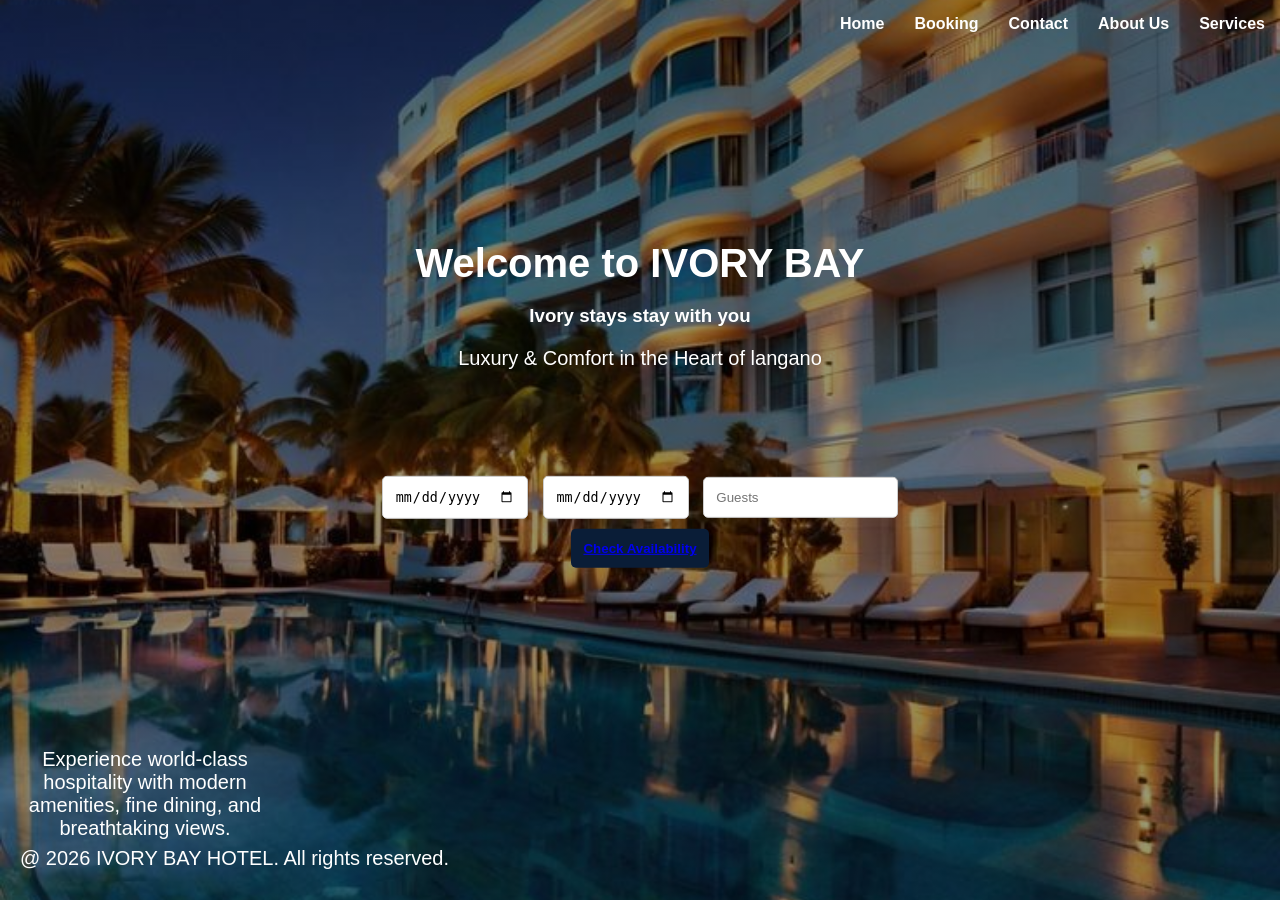
<file: index.html>
<!DOCTYPE html>
<html lang="en">
<head>
<meta charset="UTF-8">
<meta name="viewport" content="width=device-width, initial-scale=1.0">
<title>Ivory Bay | Stays with you</title>
<link rel="icon" type="image/png" href="images\Ivory_bay_logo.jpg">


<style>

  body {
  margin: 0;
  font-family: Arial, sans-serif;
  color: white;
}

.hero {
  height: 100vh;
  width: 100%;
  background:
  linear-gradient(rgba(0,0,0,0.4), rgba(0,0,0,0.4)),
  url("images/ritz-carlton.jpg.jpg");
  background-size: cover;
  background-position: center;
  background-repeat: no-repeat;
  position: relative;
  text-align: center;
}

nav {
  position: absolute;
  top: 0;
  right: 0;
  width: 100%;
  padding: 0;
  display: flex;
  justify-content: flex-end;
  align-items: center;
  z-index: 10;
  background: transparent;
}

nav a {
  text-decoration: none;
  color: white;
  margin: 15px;
  font-weight: bold;
}

nav a:hover {
  color: #D8B86A;
}

.logo {
  position: absolute;
  top: 10px;
  left: 20px;
  width: 45px;
  z-index: 11;
}

.hero-text {
  position: absolute;
  top: 35%;
  left: 50%;
  transform: translate(-50%, -50%);
}

.hero h2 {
  font-size: 40px;
  margin: 0;
}

.hero p {
  font-size: 20px;
}

.booking {
  position: absolute;
  top: 58%;
  left: 50%;
  transform: translate(-50%, -50%);
}

.booking input,
.booking button {
  padding: 12px;
  margin: 5px;
  border-radius: 5px;
  border: 1px solid #ccc;
}

.booking button {
  background: #0A1D37;
  color: white;
  border: none;
  cursor: pointer;
  font-weight: bold;
}

.booking button:hover {
  background-color: #264470;
  color: #E0E0E0;
}

#about {
  position: absolute;
  bottom: 40px;
  left: 20px;
  width: 250px;
}

footer {
  position: absolute;
  bottom: 10px;
  left: 20px;
  font-size: 14px;
}

@media (max-width: 768px) {
  
  nav {
  justify-content: center;
  flex-wrap: wrap;
}

  nav a {
  margin: 8px;
  font-size: 14px;
}

  .hero-text {
  top: 30%;
  width: 90%;
}

  .hero h2 {
  font-size: 26px;
}

  .hero p {
  font-size: 16px;
}

  .booking {
  top: 55%;
  width: 100%;
}

  .booking input,
  .booking button {
  width: 80%;
  max-width: 300px;
}

  #about {
  width: 90%;
  left: 5%;
  bottom: 70px;
}

  footer {
  left: 50%;
  transform: translateX(-50%);
  text-align: center;
  width: 100%;
}

  .logo {
  width: 35px;
}
}

</style>
</head>

<body>

<section class="hero">

  <nav>
    <a href="index.html">Home</a>
    <a href="booking_page.html">Booking</a>
    <a href="contact_us_page.html">Contact</a>
    <a href="about_us_page.html">About Us</a>
    <a href="service_page.html">Services</a>
  </nav>

  <div class="hero-text">
    <h2>Welcome to IVORY BAY</h2>
    <h3>Ivory stays stay with you</h3>
    <p>Luxury & Comfort in the Heart of langano</p>
  </div>

  <div class="booking">
    <form>
      <input type="date" required>
      <input type="date" required>
      <input type="number" placeholder="Guests" min="1" required>

      <button type="button">
        <a href="booking_page.html">Check Availability</a>
      </button>
    </form>
  </div>

  <section id="about">
    <p>Experience world-class hospitality with modern amenities, fine dining, and breathtaking views.</p>
  </section>

  <footer>
    <p>@ 2026 IVORY BAY HOTEL. All rights reserved.</p>
  </footer>

</section>

<!--Start of Tawk.to Script-->
<script type="text/javascript">
var Tawk_API=Tawk_API||{}, Tawk_LoadStart=new Date();
(function(){
var s1=document.createElement("script"),s0=document.getElementsByTagName("script")[0];
s1.async=true;
s1.src='https://embed.tawk.to/6a08e024cf689a1c314bbd35/1jopan3p9';
s1.charset='UTF-8';
s1.setAttribute('crossorigin','*');
s0.parentNode.insertBefore(s1,s0);
})();
</script>
<!--End of Tawk.to Script-->

</body>
</html>
</file>
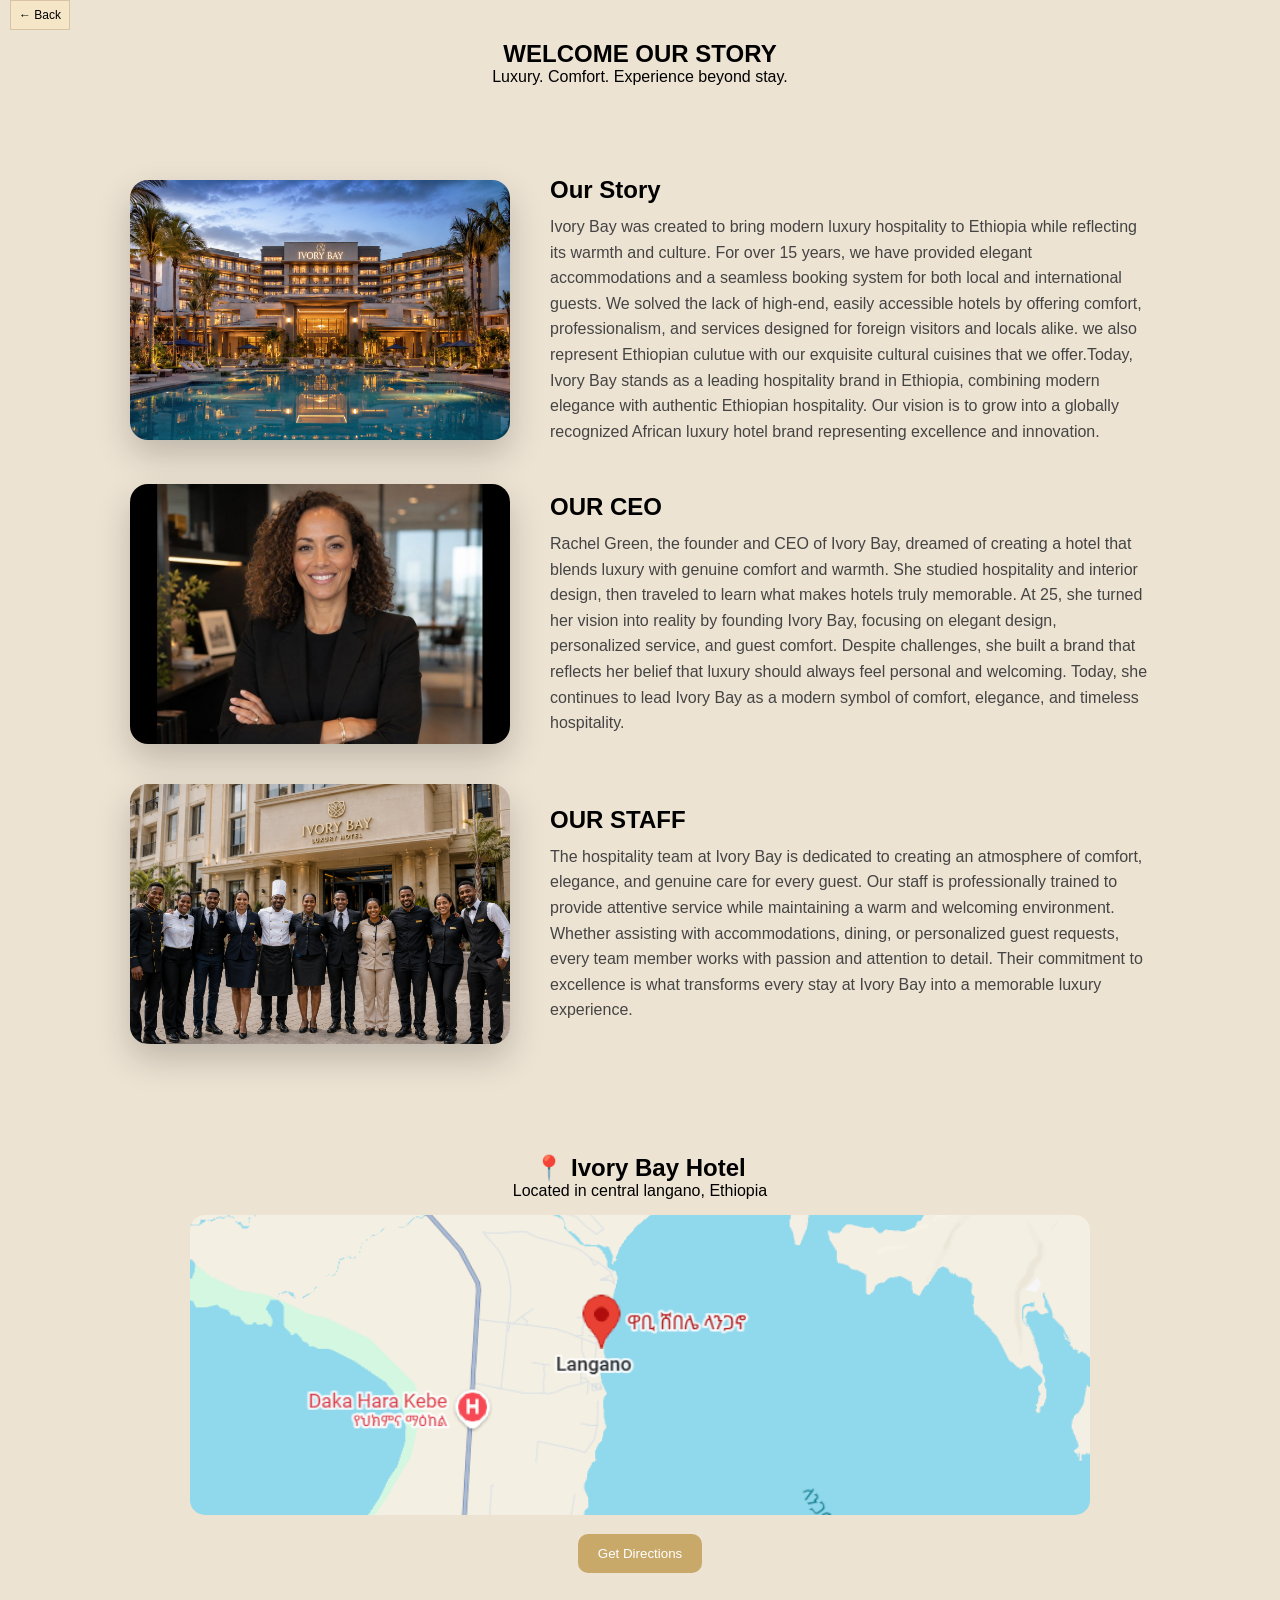
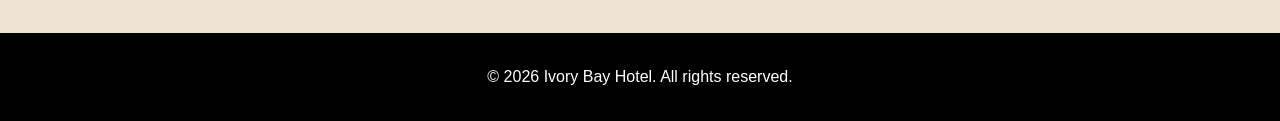
<file: about_us_page.html>
<!DOCTYPE html>
<html lang="en">
<head>
  <meta charset="UTF-8">
  <meta name="viewport" content="width=device-width, initial-scale=1.0">
  <title>Ivory Bay | About Us</title>
  <link rel="stylesheet" href="aboutus.css">
</head>

<body>

  <button class="back-btn" onclick="goBack()">← Back</button>

  <section class="hero">
    <h2>WELCOME OUR STORY</h2>
    <p>Luxury. Comfort. Experience beyond stay.</p>
  </section>

  <section class="about">

    <div class="about-row">
      <img src="images/hotel.png" alt="Hotel">
      <div class="about-text">
        <h3>Our Story</h3>
        <p>
          Ivory Bay was created to bring modern luxury hospitality to Ethiopia while reflecting its warmth and culture.
          For over 15 years, we have provided elegant accommodations and a seamless booking system for both local and international guests.
          We solved the lack of high-end, easily accessible hotels by offering comfort, professionalism, and services designed for foreign visitors and locals alike.
          we also represent Ethiopian culutue with our exquisite cultural cuisines that we offer.Today, Ivory Bay stands as a leading hospitality brand in Ethiopia, combining modern elegance with authentic Ethiopian hospitality.
          Our vision is to grow into a globally recognized African luxury hotel brand representing excellence and innovation.
        </p>
      </div>
    </div>

    <div class="about-row ">
      <img src="images/ceo.jpg" alt="CEO">
      <div class="about-text">
        <h3>OUR CEO</h3>
        <p>
          Rachel Green, the founder and CEO of Ivory Bay, dreamed of creating a hotel that blends luxury with genuine comfort and warmth.
          She studied hospitality and interior design, then traveled to learn what makes hotels truly memorable.
          At 25, she turned her vision into reality by founding Ivory Bay, focusing on elegant design, personalized service, and guest comfort.
          Despite challenges, she built a brand that reflects her belief that luxury should always feel personal and welcoming.
          Today, she continues to lead Ivory Bay as a modern symbol of comfort, elegance, and timeless hospitality.
        </p>
      </div>
    </div>

    <div class="about-row">
      <img src="images/staff pic.png" alt="STAFF">
      <div class="about-text">
        <h3>OUR STAFF</h3>
        <p>
          The hospitality team at Ivory Bay is dedicated to creating an atmosphere of comfort, elegance, and genuine care for every guest.
          Our staff is professionally trained to provide attentive service while maintaining a warm and welcoming environment.
          Whether assisting with accommodations, dining, or personalized guest requests, every team member works with passion and attention to detail.
          Their commitment to excellence is what transforms every stay at Ivory Bay into a memorable luxury experience.
        </p>
      </div>
    </div>

  </section>

  <section class="location">
    <h2>📍 Ivory Bay Hotel</h2>
    <p>Located in central langano, Ethiopia</p>

    <div class="map-image">
      <img src="images/location.png" />
    </div>

    <a href="https://www.google.com/maps/search/?api=1&query=central+langano" target="_blank">
      <button>Get Directions</button>
    </a>
  </section>

  <footer>
    <p>© 2026 Ivory Bay Hotel. All rights reserved.</p>
  </footer>

  <script>
    function goBack() {
    window.history.back();
  }
  </script>

  <!--Start of Tawk.to Script-->
<script type="text/javascript">
var Tawk_API=Tawk_API||{}, Tawk_LoadStart=new Date();
(function(){
var s1=document.createElement("script"),s0=document.getElementsByTagName("script")[0];
s1.async=true;
s1.src='https://embed.tawk.to/6a08e024cf689a1c314bbd35/1jopan3p9';
s1.charset='UTF-8';
s1.setAttribute('crossorigin','*');
s0.parentNode.insertBefore(s1,s0);
})();
</script>
<!--End of Tawk.to Script-->

</body>
</html>
</file>
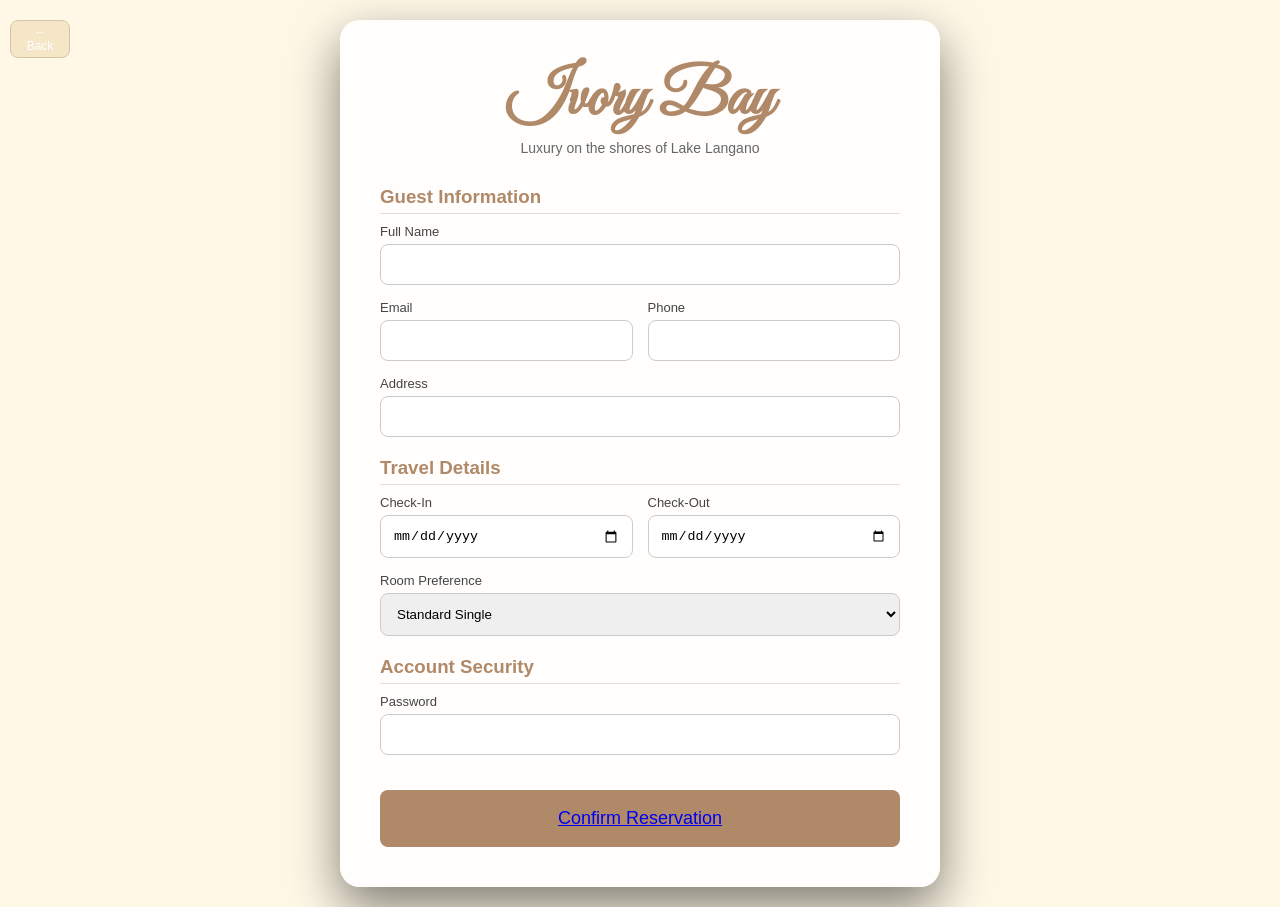
<file: booking_page.html>
<!DOCTYPE html>
<html>
<head>
<title>Ivory Bay - Booking</title>

<link href="https://fonts.googleapis.com/css2?family=Great+Vibes&family=Poppins&display=swap" rel="stylesheet">

<style>

*{
margin:0;
padding:0;
box-sizing:border-box;
}

body{
font-family:Poppins;
background:#fff8e7;
background-size:cover;
background-position:center;
min-height:100vh;
display:flex;
justify-content:center;
align-items:center;
padding:20px;
}

body {
  margin: 0;
  font-family: Arial, sans-serif;
  color: white;
}

.back-btn {
  position: fixed;
  left: 10px;
  right: 0px;
  top: 0px;
  width: 60px;
  height: 30px;
  background-color: #F5E6C8;
  border: 1px solid #d8c3a5;
  font-size: 12px;
  cursor: pointer;
  display: flex;
  align-items: center;
  justify-content: center;
}

.back-btn:hover {
  background-color: #e8d6b8;
}

.booking-container{
background:rgba(255,255,255,0.9);
padding:40px;
border-radius:20px;
width:100%;
max-width:600px;
box-shadow:0 20px 50px rgba(0,0,0,0.5);
}

header h1{
font-family:Great Vibes;
font-size:64px;
color:#b08968;
text-align:center;
}

header p{
text-align:center;
color:#666;
margin-bottom:30px;
font-size:14px;
}

h3{
color:#b08968;
margin:20px 0 10px 0;
border-bottom:1px solid #ddd;
padding-bottom:5px;
}

.input-row{
display:flex;
gap:15px;
}

.input-group{
flex:1;
margin-bottom:15px;
}

label{
display:block;
margin-bottom:5px;
color:#444;
font-size:13px;
}

input,select{
width:100%;
padding:12px;
border:1px solid #ccc;
border-radius:8px;
}

button{
width:100%;
padding:18px;
background:#b08968;
color:white;
border:none;
border-radius:8px;
font-size:18px;
cursor:pointer;
margin-top:20px;
}

button:hover{
background:#7f5539;
}

@media (max-width: 768px) {

body {
  padding: 10px;
}

.booking-container{
  padding: 20px;
  border-radius: 15px;
}

header h1{
  font-size: 40px;
}

header p{
  font-size: 12px;
}

.input-row{
  flex-direction: column;
  gap: 0;
}

input, select{
  font-size: 14px;
}

button{
  font-size: 16px;
  padding: 14px;
}

h3{
  font-size: 16px;
}
}

</style>
</head>

<body>

  <button class="back-btn" onclick="goBack()">← Back</button>

<div class="booking-container">

<header>
<h1>Ivory Bay</h1>
<p>Luxury on the shores of Lake Langano</p>
</header>

<form id="bookingForm">

<h3>Guest Information</h3>

<div class="input-group">
<label>Full Name</label>
<input type="text" id="name" required>
</div>

<div class="input-row">

<div class="input-group">
<label>Email</label>
<input type="email" id="email" required>
</div>

<div class="input-group">
<label>Phone</label>
<input type="text" id="phone" required>
</div>

</div>

<div class="input-group">
<label>Address</label>
<input type="text" id="address" required>
</div>

<h3>Travel Details</h3>

<div class="input-row">

<div class="input-group">
<label>Check-In</label>
<input type="date" required>
</div>

<div class="input-group">
<label>Check-Out</label>
<input type="date" required>
</div>

</div>

<div class="input-group">
<label>Room Preference</label>

<select>

    <optgroup label="Single">
        <option>Standard Single</option>
        <option>Premium Single</option>
    </optgroup>

    <optgroup label="Deluxe">
        <option>Executive Deluxe</option>
        <option>Family Deluxe</option>
        <option>Deluxe Premium</option>
    </optgroup>

    <optgroup label="Suite">
        <option>Presidential Suite</option>
        <option>Residential Suite</option>
        <option>Honeymoon Suite</option>
    </optgroup>

</select>

</div>

<h3>Account Security</h3>

<div class="input-group">
<label>Password</label>
<input type="password" id="password" required>
</div>

<button type="submit">
  <a href="service_page.html">Confirm Reservation</a>
</button>

</form>

</div>

<script>

var form = document.getElementById("bookingForm");

form.onsubmit = function(e){

e.preventDefault();

var name = document.getElementById("name").value;
var email = document.getElementById("email").value;
var phone = document.getElementById("phone").value;
var address = document.getElementById("address").value;
var password = document.getElementById("password").value;

if(name=="" || email=="" || phone=="" || address==""){
alert("Please fill all guest information");
return;
}

if(password.length<8){
alert("Password must be at least 8 characters");
return;
}

alert("Thank you "+name+"! Confirmation sent to "+email);

}
function goBack() {
window.history.back();
}
</script>

<!--Start of Tawk.to Script-->
<script type="text/javascript">
var Tawk_API=Tawk_API||{}, Tawk_LoadStart=new Date();
(function(){
var s1=document.createElement("script"),s0=document.getElementsByTagName("script")[0];
s1.async=true;
s1.src='https://embed.tawk.to/6a08e024cf689a1c314bbd35/1jopan3p9';
s1.charset='UTF-8';
s1.setAttribute('crossorigin','*');
s0.parentNode.insertBefore(s1,s0);
})();
</script>
<!--End of Tawk.to Script-->

</body>
</html>
</file>
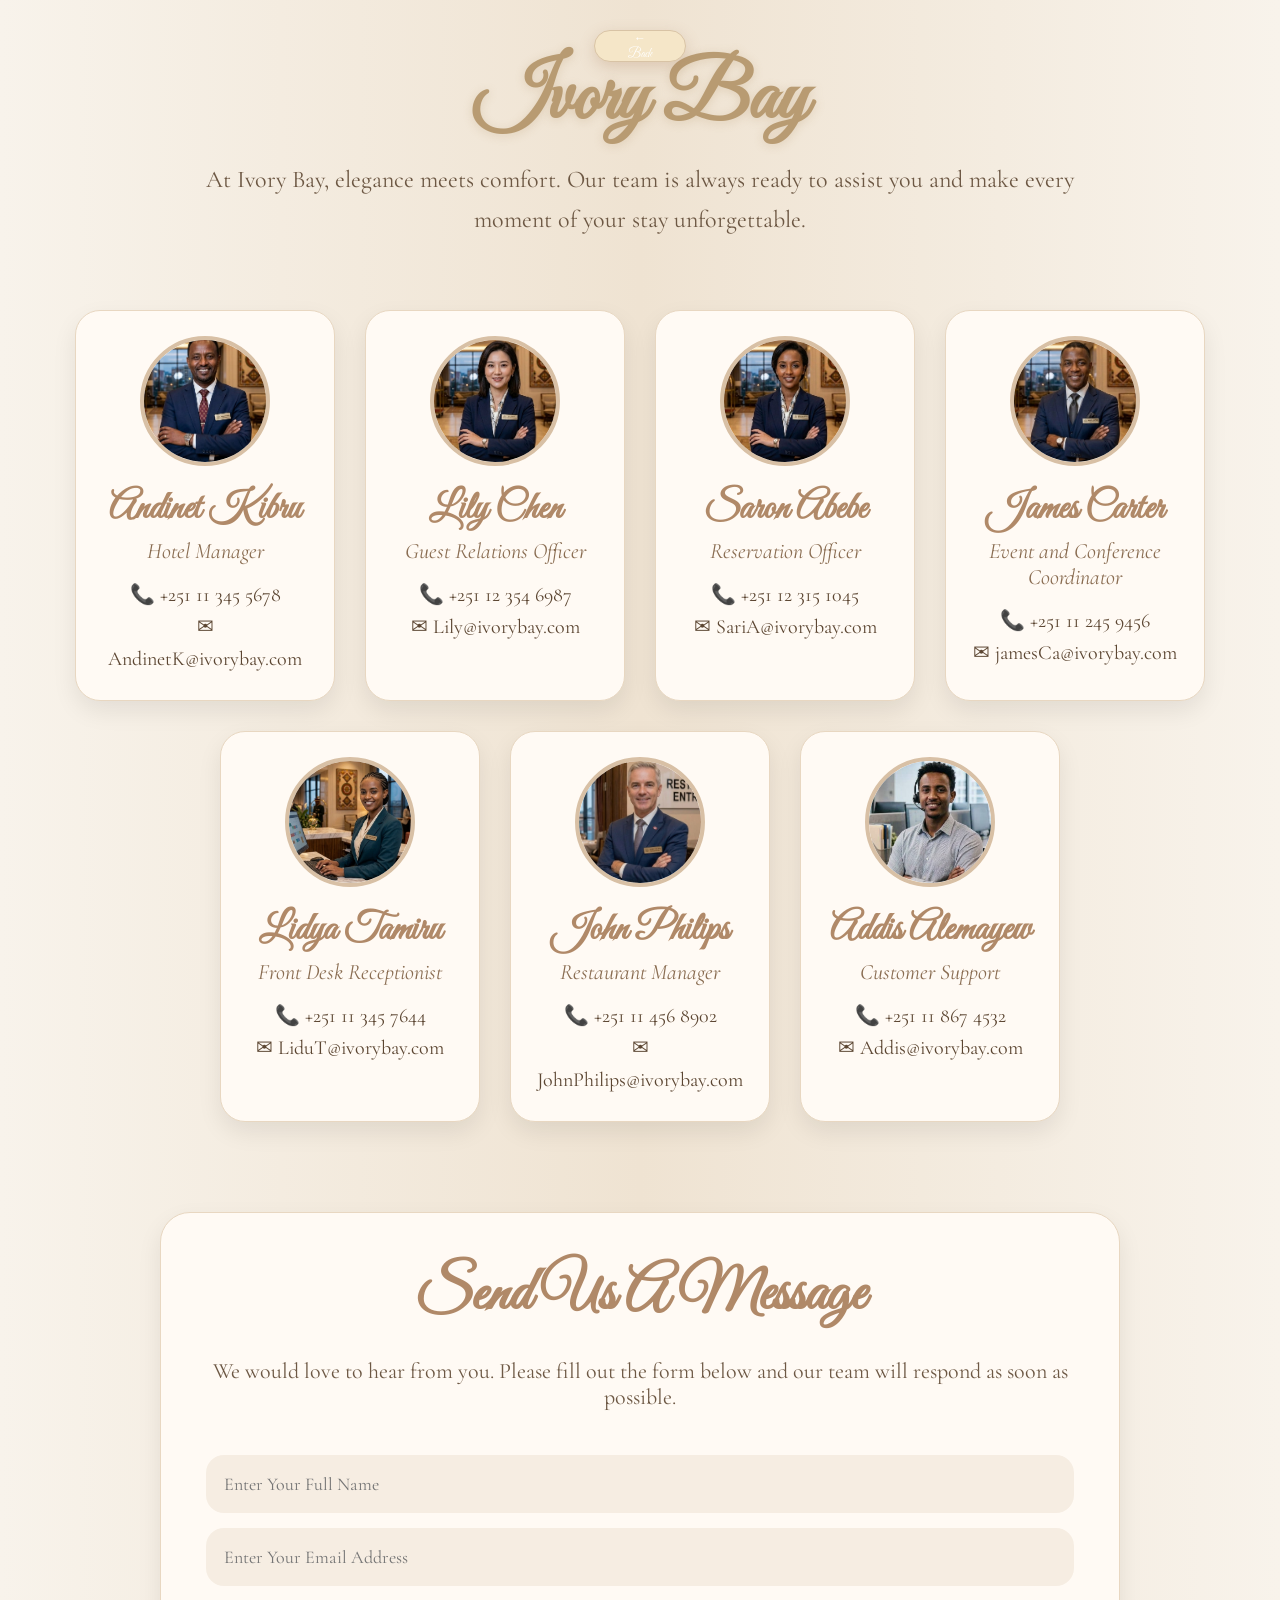
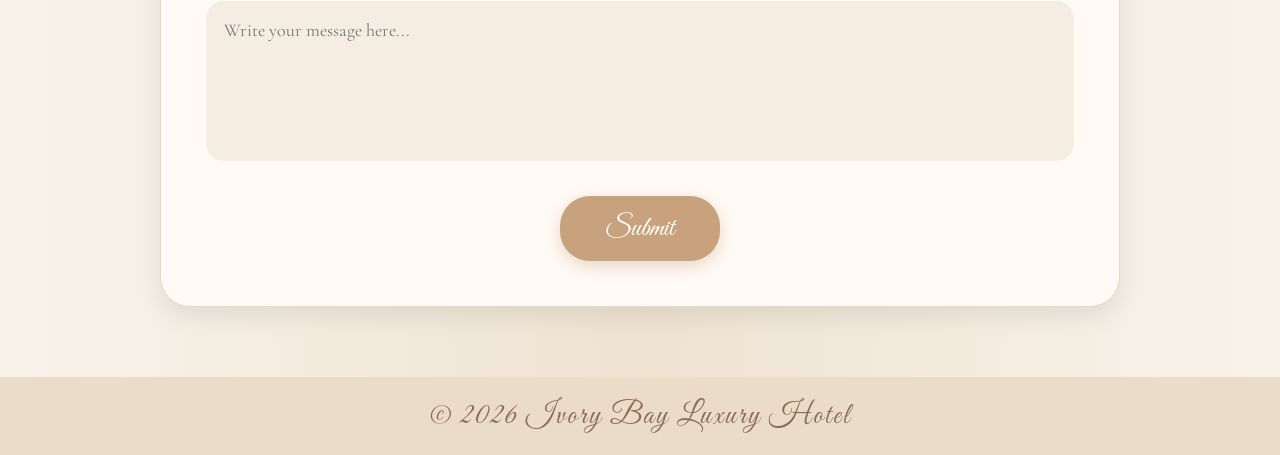
<file: contact_us_page.html>
<!DOCTYPE html>
<html lang="en">
<head>
  <meta charset="UTF-8">
  <meta name="viewport" content="width=device-width, initial-scale=1.0">
  <title>Ivory Bay - Contact Us</title>

  <link href="https://fonts.googleapis.com/css2?family=Cormorant+Garamond:wght@400;600&family=Great+Vibes&display=swap" rel="stylesheet">

  <style>

    *{
      margin:0;
      padding:0;
      box-sizing:border-box;
    }

    body{
      background:linear-gradient(to right, #f8f3eb, #efe3d2, #f8f3eb);
      font-family:'Cormorant Garamond', serif;
      color:#5c4632;
    }

    .back-btn {
    position: fixed;
    left: 0%;
    right: 0px;
    top: 0px;
    width: 60px;
    height: 30px;
    background-color: #F5E6C8;
    border: 1px solid #d8c3a5;
    font-size: 12px;
    cursor: pointer;
    display: flex;
    align-items: center;
    justify-content: center;
  } 

  .back-btn:hover {
    background-color: #e8d6b8;
  }

    .header{
      text-align:center;
      padding:50px 20px 20px;
    }

    .header h1{
      font-size:80px;
      color:#b89b72;
      font-family:'Great Vibes', cursive;
      text-shadow:0px 2px 10px rgba(184,155,114,0.3);
    }

    .header p{
      font-size:24px;
      width:70%;
      margin:auto;
      line-height:40px;
      margin-top:10px;
      color:#6d5844;
    }

    .team{
      display:flex;
      justify-content:center;
      flex-wrap:wrap;
      gap:30px;
      padding:50px;
    }

    .card{
      width:260px;
      background:#fffaf4;
      border-radius:25px;
      padding:25px;
      text-align:center;
      box-shadow:0 10px 25px rgba(0,0,0,0.08);
      transition:0.4s;
      border:1px solid #e8d7c1;
    }

    .card:hover{
      transform:translateY(-8px);
      box-shadow:0 15px 35px rgba(184,155,114,0.25);
    }

    .card img{
      width:130px;
      height:130px;
      border-radius:50%;
      object-fit:cover;
      border:4px solid #d8c0a5;
      max-width:100%;
    }

    .card h2{
      margin-top:15px;
      font-size:38px;
      font-family:'Great Vibes', cursive;
      color:#b08968;
    }

    .position{
      font-size:22px;
      margin-top:5px;
      color:#8a6d52;
      font-style:italic;
    }

    .info{
      margin-top:15px;
      line-height:32px;
      font-size:20px;
      color:#5c4632;
    }

    .contact-section{
      width:75%;
      margin:40px auto 70px;
      background:#fffaf4;
      padding:45px;
      border-radius:30px;
      box-shadow:0 10px 25px rgba(0,0,0,0.08);
      border:1px solid #e8d7c1;
    }

    .contact-section h2{
      text-align:center;
      font-size:60px;
      color:#b08968;
      font-family:'Great Vibes', cursive;
      margin-bottom:25px;
    }

    .contact-section p{
      text-align:center;
      font-size:22px;
      margin-bottom:30px;
      color:#6d5844;
    }

    input,
    textarea{
      width:100%;
      padding:18px;
      margin-top:15px;
      border:none;
      border-radius:18px;
      background:#f6ede2;
      font-size:18px;
      color:#5c4632;
      font-family:'Cormorant Garamond', serif;
      outline:none;
    }

    textarea{
      height:160px;
      resize:none;
    }

    button{
      display:block;
      margin:30px auto 0;
      padding:15px 45px;
      border:none;
      border-radius:30px;
      background:#c7a27c;
      color:white;
      font-size:28px;
      cursor:pointer;
      font-family:'Great Vibes', cursive;
      transition:0.3s;
      box-shadow:0 5px 15px rgba(176,137,104,0.3);
    }

    button:hover{
      background:#b08968;
      transform:scale(1.05);
    }

    footer{
      text-align:center;
      padding:20px;
      background:#eadcc8;
      color:#8a6d52;
      font-size:30px;
      font-family:'Great Vibes', cursive;
      letter-spacing:2px;
    }

    @media (max-width: 768px) {

      .header h1{
        font-size:50px;
      }

      .header p{
        width:90%;
        font-size:18px;
        line-height:28px;
      }

      .team{
        padding:20px;
        gap:20px;
      }

      .card{
        width:90%;
      }

      .card h2{
        font-size:30px;
      }

      .position{
        font-size:18px;
      }

      .info{
        font-size:16px;
        line-height:26px;
      }

      .contact-section{
        width:90%;
        padding:25px;
      }

      .contact-section h2{
        font-size:40px;
      }

      .contact-section p{
        font-size:16px;
      }

      button{
        font-size:22px;
        padding:12px 30px;
      }

      footer{
        font-size:22px;
      }
    }

  </style>
</head>

<body>

  <button class="back-btn" onclick="goBack()">← Back</button>


  <div class="header">
    <h1>Ivory Bay</h1>
    <p>
      At Ivory Bay, elegance meets comfort. Our team is always ready to assist you
      and make every moment of your stay unforgettable.
    </p>
  </div>

  <div class="team">

    <div class="card">
      <img src="images/photo_5_2026-05-17_14-42-59.jpg" alt="Manager">
      <h2>Andinet Kibru</h2>
      <div class="position">Hotel Manager</div>
      <div class="info">📞 +251 11 345 5678 <br> ✉ AndinetK@ivorybay.com</div>
    </div>

    <div class="card">
      <img src="images/photo_4_2026-05-17_14-42-59.jpg" alt="Guest Relations Officer">
      <h2>Lily Chen</h2>
      <div class="position">Guest Relations Officer</div>
      <div class="info">📞 +251 12 354 6987 <br> ✉ Lily@ivorybay.com</div>
    </div>

    <div class="card">
      <img src="images/photo_9_2026-05-17_14-42-59.jpg" alt="Reservation Officer">
      <h2>Saron Abebe</h2>
      <div class="position">Reservation Officer</div>
      <div class="info">📞 +251 12 315 1045 <br> ✉ SariA@ivorybay.com</div>
    </div>

    <div class="card">
      <img src="images/photo_2026-05-17_17-06-46.jpg" alt="Event Planner">
      <h2>James Carter</h2>
      <div class="position">Event and Conference Coordinator</div>
      <div class="info">📞 +251 11 245 9456 <br> ✉ jamesCa@ivorybay.com</div>
    </div>

    <div class="card">
      <img src="images/photo_8_2026-05-17_14-42-59.jpg" alt="Receptionist">
      <h2>Lidya Tamiru</h2>
      <div class="position">Front Desk Receptionist</div>
      <div class="info">📞 +251 11 345 7644 <br> ✉ LiduT@ivorybay.com</div>
    </div>

    <div class="card">
      <img src="images/photo_10_2026-05-17_14-42-59.jpg" alt="Restaurant Manager">
      <h2>John Philips</h2>
      <div class="position">Restaurant Manager</div>
      <div class="info">📞 +251 11 456 8902 <br> ✉ JohnPhilips@ivorybay.com</div>
    </div>

    <div class="card">
      <img src="images/photo_1_2026-05-17_14-42-59.jpg" alt="Customer support">
      <h2>Addis Alemayew</h2>
      <div class="position">Customer Support</div>
      <div class="info">📞 +251 11 867 4532 <br> ✉ Addis@ivorybay.com</div>
    </div>

  </div>

  <div class="contact-section">

    <h2>Send Us A Message</h2>

    <p>
      We would love to hear from you. Please fill out the form below
      and our team will respond as soon as possible.
    </p>

    <form onsubmit="showAlert(event)">
      <input type="text" placeholder="Enter Your Full Name" required>
      <input type="email" placeholder="Enter Your Email Address" required>
      <textarea placeholder="Write your message here..." required></textarea>
      <button type="submit">Submit</button>
    </form>

  </div>

  <footer>
    © 2026 Ivory Bay Luxury Hotel
  </footer>

  <script>
    function showAlert(event){
      event.preventDefault();
      alert("Thank you for contacting Ivory Bay. Your message has been sent successfully!");
    }
    function goBack() {
    window.history.back();
}
  </script>

<!--Start of Tawk.to Script-->
<script type="text/javascript">
var Tawk_API=Tawk_API||{}, Tawk_LoadStart=new Date();
(function(){
var s1=document.createElement("script"),s0=document.getElementsByTagName("script")[0];
s1.async=true;
s1.src='https://embed.tawk.to/6a08e024cf689a1c314bbd35/1jopan3p9';
s1.charset='UTF-8';
s1.setAttribute('crossorigin','*');
s0.parentNode.insertBefore(s1,s0);
})();
</script>
<!--End of Tawk.to Script-->

</body>
</html>
</file>
<file: aboutus.css>
*{
  margin: 0;
  padding: 0;
  box-sizing: border-box;
  font-family: Arial, sans-serif;
}

body {
  background-color: #ede3d3;
}

.back-btn {
  position: fixed;
  left: 10px;
  right: 0px;
  top: 0px;
  width: 60px;
  height: 30px;
  background-color: #F5E6C8;
  border: 1px solid #d8c3a5;
  font-size: 12px;
  cursor: pointer;
  display: flex;
  align-items: center;
  justify-content: center;
}

.back-btn:hover {
  background-color: #e8d6b8;
}

.top-bar{
  background: black;
  color: white;
  text-align: center;
  padding: 20px;
  letter-spacing: 2px;
}


.hero{
  text-align: center;
  padding: 40px 20px;
}

.about{
  max-width: 1100px;
  margin: 0 auto;
  padding: 50px 40px;
  display: flex;
  flex-direction: column;
  gap: 40px;
}

.about-row{
  display: flex;
  align-items: center;
  gap: 40px;
}

.about-row.reverse{
  display: flex;
  flex-direction: row-reverse;
  align-items: center;
  gap: 40px;
}

.about-row img{
  width: 380px;
  height: 260px;
  object-fit: cover;
  border-radius: 18px;
  box-shadow: 0 15px 35px rgba(0,0,0,0.2);
}

.about-text{
  flex: 1;
}

.about-text h3{
  font-size: 24px;
  margin-bottom: 10px;
}

.about-text p{
  font-size: 16px;
  line-height: 1.6;
  color: #444;
}

.location{
  max-width: 900px;
  margin: 60px auto;
  text-align: center;
}

.map-image img{
  width: 100%;
  height: 300px;
  object-fit: cover;
  border-radius: 15px;
  margin: 15px 0;
}

.location button{
  background: #c8a96a;
  color: white;
  border: none;
  padding: 12px 20px;
  border-radius: 10px;
  cursor: pointer;
}

footer{
  text-align: center;
  padding: 35px;
  background: black;
  color: white;
  margin-top: 40px;
}

@media (max-width: 768px) {

  .hero{
    padding: 25px 15px;
  }

  .about{
    padding: 25px 15px;
    gap: 25px;
  }

  .about-row{
    flex-direction: column;
    text-align: center;
    gap: 20px;
  }

  .about-row.reverse{
    flex-direction: column;
  }

  .about-row img{
    width: 100%;
    height: auto;
    max-width: 100%;
  }

  .about-text h3{
    font-size: 20px;
  }

  .about-text p{
    font-size: 14px;
    line-height: 1.5;
  }

  .location{
    padding: 0 15px;
  }

  .map-image img{
    height: auto;
  }

  .location button{
    width: 80%;
    padding: 12px;
    font-size: 14px;
  }

  footer{
    padding: 20px;
    font-size: 14px;
  }
}
</file>
